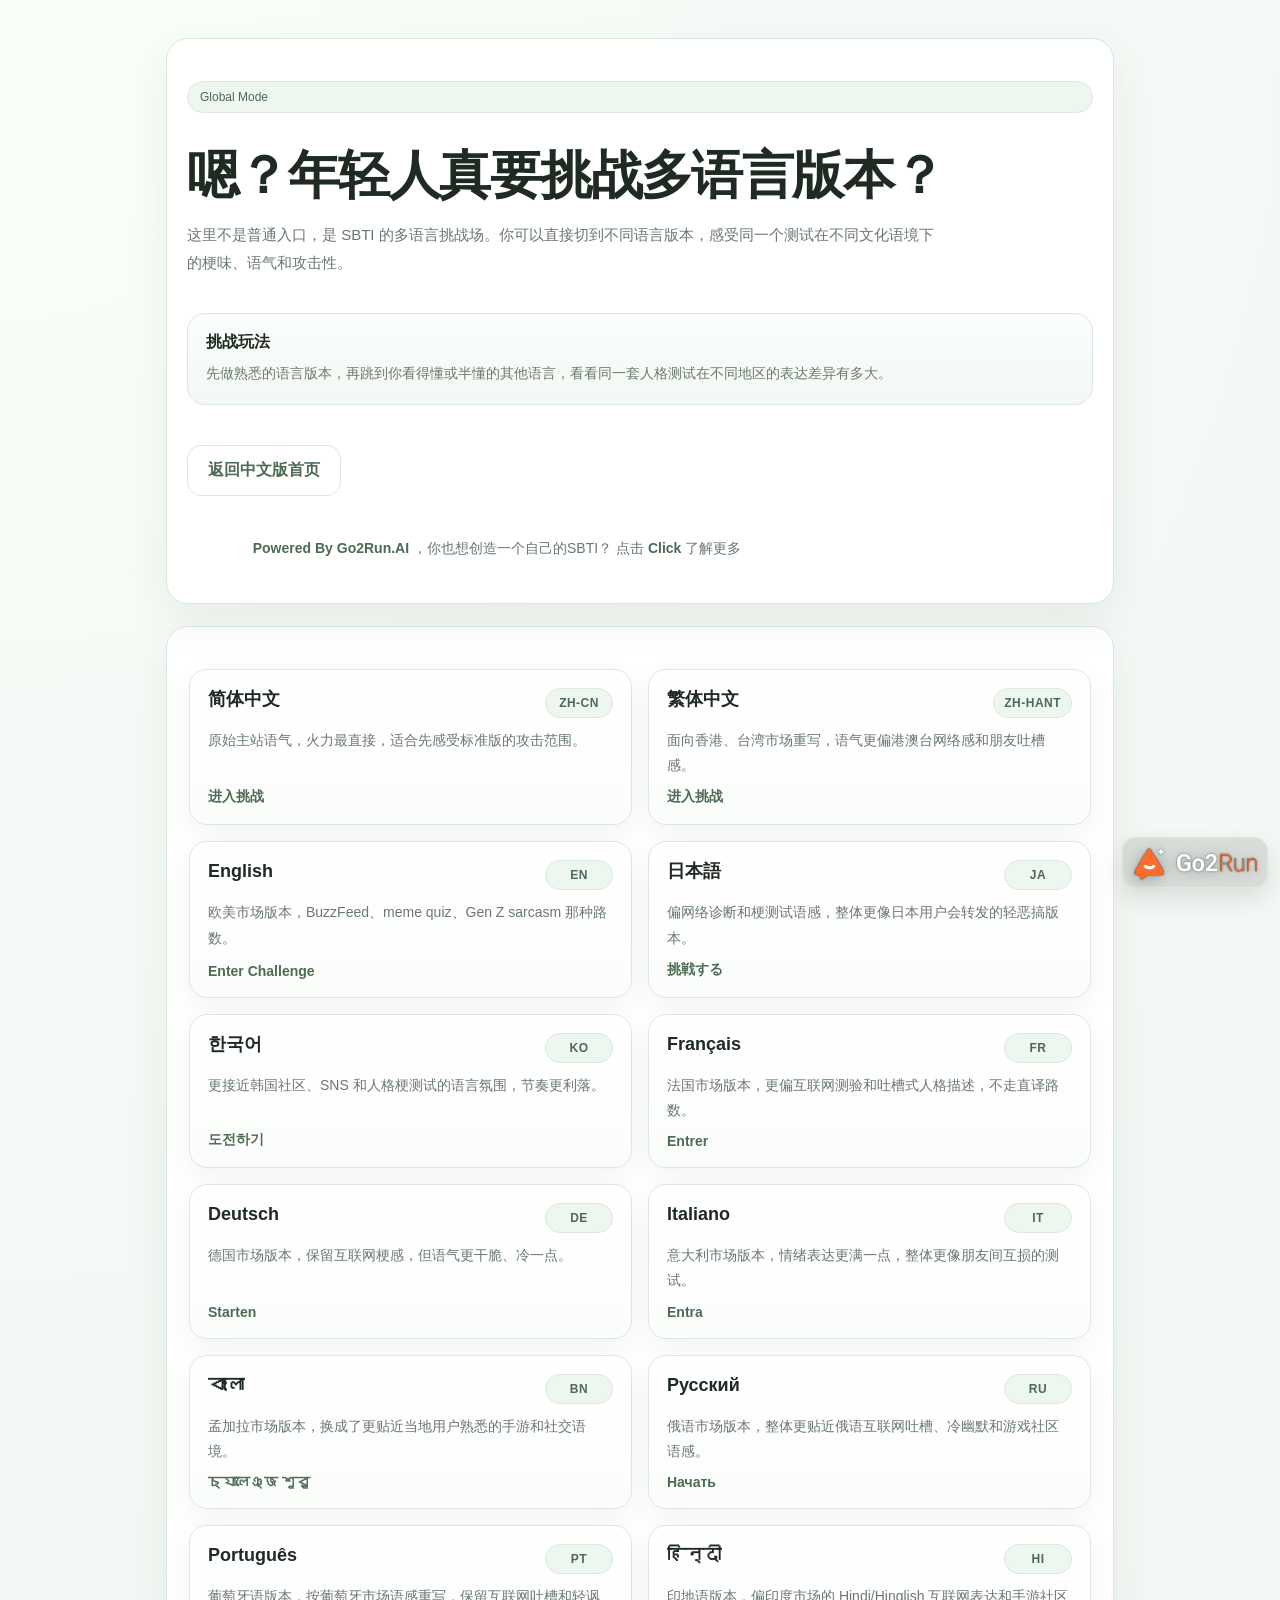
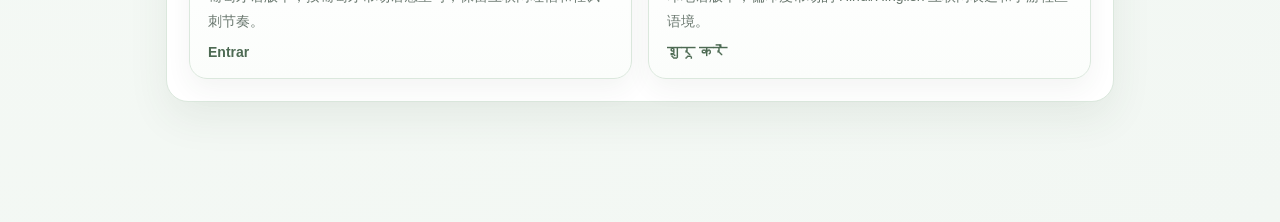
<file: global.html>
<!DOCTYPE html>
<html lang="zh-CN">
<head>
  <meta charset="UTF-8" />
  <meta name="viewport" content="width=device-width, initial-scale=1.0" />
  <title>SBTI Global Mode</title>
  <link rel="stylesheet" href="./main.css">
</head>
<body>
  <a
    class="site-logo-link"
    href="https://go2run.ai/"
    target="_blank"
    rel="noopener noreferrer"
    aria-label="打开 Go2Run 官网"
  >
    <img class="site-logo-image" src="./assets/go2run-logo.png" alt="Go2Run" />
  </a>

  <div class="shell global-page">
    <section class="hero card hero-minimal global-hero">
      <div class="eyebrow">Global Mode</div>
      <h1>嗯？年轻人真要挑战多语言版本？</h1>
      <p class="global-sub">
        这里不是普通入口，是 SBTI 的多语言挑战场。你可以直接切到不同语言版本，感受同一个测试在不同文化语境下的梗味、语气和攻击性。
      </p>
      <div class="global-challenge-card">
        <h3>挑战玩法</h3>
        <p>
          先做熟悉的语言版本，再跳到你看得懂或半懂的其他语言，看看同一套人格测试在不同地区的表达差异有多大。
        </p>
      </div>
      <div class="hero-actions">
        <a class="btn-secondary" href="./index.html" style="text-decoration:none; display:inline-flex; align-items:center;">返回中文版首页</a>
      </div>
      <div class="powered-by">
        <a
          class="powered-by-link powered-by-brand-link"
          href="https://go2run.ai/"
          target="_blank"
          rel="noopener noreferrer"
        >
          Powered By Go2Run.AI
        </a>
        <span class="powered-by-promo powered-by-promo-start">你也想创造一个自己的SBTI？</span>
        <span class="powered-by-promo"> 点击</span>
        <a
          class="powered-by-link powered-by-promo"
          href="https://go2run.ai/"
          target="_blank"
          rel="noopener noreferrer"
        >
          Click
        </a>
        <span class="powered-by-promo">了解更多</span>
      </div>
    </section>

    <section class="card" style="margin-top:22px; padding:22px;">
      <div class="language-grid">
        <a class="language-card" href="./index.html">
          <div class="language-card-top">
            <div class="language-title">简体中文</div>
            <div class="language-badge">zh-CN</div>
          </div>
          <p class="language-desc">原始主站语气，火力最直接，适合先感受标准版的攻击范围。</p>
          <div class="language-cta">进入挑战</div>
        </a>

        <a class="language-card" href="./zh-hant.html">
          <div class="language-card-top">
            <div class="language-title">繁体中文</div>
            <div class="language-badge">zh-Hant</div>
          </div>
          <p class="language-desc">面向香港、台湾市场重写，语气更偏港澳台网络感和朋友吐槽感。</p>
          <div class="language-cta">进入挑战</div>
        </a>

        <a class="language-card" href="./en.html">
          <div class="language-card-top">
            <div class="language-title">English</div>
            <div class="language-badge">EN</div>
          </div>
          <p class="language-desc">欧美市场版本，BuzzFeed、meme quiz、Gen Z sarcasm 那种路数。</p>
          <div class="language-cta">Enter Challenge</div>
        </a>

        <a class="language-card" href="./ja.html">
          <div class="language-card-top">
            <div class="language-title">日本語</div>
            <div class="language-badge">JA</div>
          </div>
          <p class="language-desc">偏网络诊断和梗测试语感，整体更像日本用户会转发的轻恶搞版本。</p>
          <div class="language-cta">挑戦する</div>
        </a>

        <a class="language-card" href="./ko.html">
          <div class="language-card-top">
            <div class="language-title">한국어</div>
            <div class="language-badge">KO</div>
          </div>
          <p class="language-desc">更接近韩国社区、SNS 和人格梗测试的语言氛围，节奏更利落。</p>
          <div class="language-cta">도전하기</div>
        </a>

        <a class="language-card" href="./fr.html">
          <div class="language-card-top">
            <div class="language-title">Français</div>
            <div class="language-badge">FR</div>
          </div>
          <p class="language-desc">法国市场版本，更偏互联网测验和吐槽式人格描述，不走直译路数。</p>
          <div class="language-cta">Entrer</div>
        </a>

        <a class="language-card" href="./de.html">
          <div class="language-card-top">
            <div class="language-title">Deutsch</div>
            <div class="language-badge">DE</div>
          </div>
          <p class="language-desc">德国市场版本，保留互联网梗感，但语气更干脆、冷一点。</p>
          <div class="language-cta">Starten</div>
        </a>

        <a class="language-card" href="./it.html">
          <div class="language-card-top">
            <div class="language-title">Italiano</div>
            <div class="language-badge">IT</div>
          </div>
          <p class="language-desc">意大利市场版本，情绪表达更满一点，整体更像朋友间互损的测试。</p>
          <div class="language-cta">Entra</div>
        </a>

        <a class="language-card" href="./bn.html">
          <div class="language-card-top">
            <div class="language-title">বাংলা</div>
            <div class="language-badge">BN</div>
          </div>
          <p class="language-desc">孟加拉市场版本，换成了更贴近当地用户熟悉的手游和社交语境。</p>
          <div class="language-cta">চ্যালেঞ্জ শুরু</div>
        </a>

        <a class="language-card" href="./ru.html">
          <div class="language-card-top">
            <div class="language-title">Русский</div>
            <div class="language-badge">RU</div>
          </div>
          <p class="language-desc">俄语市场版本，整体更贴近俄语互联网吐槽、冷幽默和游戏社区语感。</p>
          <div class="language-cta">Начать</div>
        </a>

        <a class="language-card" href="./pt.html">
          <div class="language-card-top">
            <div class="language-title">Português</div>
            <div class="language-badge">PT</div>
          </div>
          <p class="language-desc">葡萄牙语版本，按葡萄牙市场语感重写，保留互联网吐槽和轻讽刺节奏。</p>
          <div class="language-cta">Entrar</div>
        </a>

        <a class="language-card" href="./hi.html">
          <div class="language-card-top">
            <div class="language-title">हिन्दी</div>
            <div class="language-badge">HI</div>
          </div>
          <p class="language-desc">印地语版本，偏印度市场的 Hindi/Hinglish 互联网表达和手游社区语境。</p>
          <div class="language-cta">शुरू करें</div>
        </a>
      </div>

    </section>
  </div>

  <div class="mobile-bottom-bar">
    <div class="powered-by powered-by-mobile">
      <a
        class="powered-by-link"
        href="https://go2run.ai/"
        target="_blank"
        rel="noopener noreferrer"
      >
        Powered By Go2Run.AI
      </a>
    </div>
    <a
      class="mobile-qr-link"
        href="https://sbti.go2run.space"
        target="_blank"
        rel="noopener noreferrer"
        aria-label="Open SBTI QR destination"
      >
        <img class="mobile-qr-image" src="./assets/sbti-qr.png" alt="SBTI QR code" />
      </a>
    <div class="mobile-brand-stack">
      <a
        class="site-logo-link site-logo-link-mobile"
        href="https://go2run.ai/"
        target="_blank"
        rel="noopener noreferrer"
      aria-label="打开 Go2Run 官网"
    >
      <img class="site-logo-image" src="./assets/go2run-logo.png" alt="Go2Run" />
      </a>
    </div>
  </div>
</body>
</html>
</file>
<file: main.css>
:root {
    --bg: #f6faf6;
    --panel: #ffffff;
    --text: #1e2a22;
    --muted: #6a786f;
    --line: #dbe8dd;
    --soft: #edf6ef;
    --accent: #6c8d71;
    --accent-strong: #4d6a53;
    --shadow: 0 16px 40px rgba(47, 73, 55, 0.08);
    --radius: 22px;
}

* {
    box-sizing: border-box;
}

html,
body {
    margin: 0;
    padding: 0;
}

body {
    font-family: -apple-system, BlinkMacSystemFont, "Segoe UI", "PingFang SC", "Hiragino Sans GB", "Microsoft YaHei", sans-serif;
    background:
        radial-gradient(circle at top left, #f8fff8 0, #f6faf6 36%, #f2f7f3 100%);
    color: var(--text);
    min-height: 100vh;
}

.site-logo-link {
    position: fixed;
    right: 12px;
    bottom: 12px;
    z-index: 1000;
    display: inline-flex;
    align-items: center;
    justify-content: center;
    padding: 6px 8px;
    border-radius: 14px;
    background: rgba(18, 24, 22, 0.12);
    border: 1px solid rgba(255, 255, 255, 0.28);
    box-shadow: 0 10px 24px rgba(25, 36, 31, 0.12);
    backdrop-filter: blur(6px);
    text-decoration: none;
    transition: opacity .16s ease, transform .16s ease;
}

.site-logo-link:hover {
    opacity: 0.96;
    transform: translateY(-1px);
}

.site-logo-image {
    display: block;
    width: min(128px, 15vw);
    height: auto;
    filter: drop-shadow(0 2px 8px rgba(0, 0, 0, 0.22)) drop-shadow(0 0 1px rgba(0, 0, 0, 0.45));
}

.shell {
    max-width: 980px;
    margin: 0 auto;
    padding: 24px 16px 120px;
}

.card {
    background: var(--panel);
    border: 1px solid var(--line);
    border-radius: var(--radius);
    box-shadow: var(--shadow);
}

.hero {
    padding: 28px;
    margin-top: 20px;
    overflow: hidden;
    position: relative;
}

.hero::after {
    content: "";
    position: absolute;
    right: -60px;
    top: -60px;
    width: 180px;
    height: 180px;
    border-radius: 50%;
    background: linear-gradient(180deg, rgba(127, 165, 134, 0.18), rgba(127, 165, 134, 0.02));
    pointer-events: none;
}

.eyebrow {
    display: inline-flex;
    align-items: center;
    gap: 8px;
    font-size: 12px;
    color: var(--accent-strong);
    border: 1px solid var(--line);
    background: var(--soft);
    border-radius: 999px;
    padding: 8px 12px;
    margin-bottom: 16px;
}

h1,
h2,
h3,
p {
    margin: 0;
}

.hero h1 {
    font-size: clamp(28px, 5vw, 52px);
    line-height: 1.08;
    letter-spacing: -0.03em;
    max-width: 680px;
}

.hero .sub {
    margin-top: 14px;
    color: var(--muted);
    font-size: 15px;
    line-height: 1.75;
    max-width: 720px;
}

.hero-grid {
    display: grid;
    grid-template-columns: 1.3fr 0.9fr;
    gap: 18px;
    align-items: stretch;
    margin-top: 24px;
}

.mini-panel {
    padding: 18px;
    border-radius: 18px;
    border: 1px solid var(--line);
    background: linear-gradient(180deg, #fbfefb, #f3f8f4);
}

.mini-panel h3 {
    font-size: 15px;
    margin-bottom: 10px;
}

.mini-panel ul {
    margin: 0;
    padding-left: 18px;
    color: var(--muted);
    line-height: 1.8;
    font-size: 14px;
}

.hero-actions {
    display: flex;
    flex-wrap: wrap;
    gap: 12px;
    margin-top: 22px;
}

.hero-minimal {
    min-height: 48vh;
    display: flex;
    flex-direction: column;
    justify-content: center;
    align-items: center;
    text-align: center;
    padding: 42px 20px;
}

.hero-minimal::after {
    display: none;
}

.hero-minimal h1 {
    max-width: none;
    margin: 0;
}

.hero-actions-single {
    justify-content: center;
    margin-top: 28px;
}

.hero-actions-home {
    justify-content: center;
    align-items: stretch;
    flex-wrap: nowrap;
    margin-top: 28px;
}

.hero-actions-home .btn-primary {
    flex: 0 0 auto;
}

.hero-link-btn {
    display: inline-flex;
    flex-direction: column;
    justify-content: center;
    gap: 6px;
    min-width: 280px;
    max-width: 360px;
    padding: 14px 18px;
    border-radius: 16px;
    text-decoration: none;
    border: 1px solid rgba(77, 106, 83, 0.16);
    background:
        linear-gradient(180deg, rgba(255, 255, 255, 0.98), rgba(240, 247, 242, 0.96));
    box-shadow: 0 12px 30px rgba(77, 106, 83, 0.12);
    transition: transform .16s ease, box-shadow .16s ease, border-color .16s ease;
    isolation: isolate;
}

.hero-link-btn:hover {
    transform: translateY(-1px);
    box-shadow: 0 16px 34px rgba(77, 106, 83, 0.16);
    border-color: rgba(77, 106, 83, 0.28);
}

.hero-link-btn-kicker {
    font-size: 12px;
    line-height: 1.2;
    font-weight: 800;
    letter-spacing: .08em;
    text-transform: uppercase;
    color: var(--accent-strong);
}

.hero-link-btn-badge {
    position: absolute;
    top: 12px;
    right: 14px;
    display: inline-flex;
    align-items: center;
    justify-content: center;
    min-width: 42px;
    padding: 4px 8px;
    border-radius: 999px;
    background: linear-gradient(135deg, #ff875f, #ff5d7b);
    box-shadow: 0 8px 18px rgba(255, 93, 123, 0.24);
    color: #fff;
    font-size: 10px;
    font-weight: 800;
    letter-spacing: .08em;
    line-height: 1;
    text-transform: uppercase;
    z-index: 2;
}

.hero-link-btn-text {
    font-size: 15px;
    line-height: 1.5;
    font-weight: 700;
    color: var(--text);
}

.hero-link-btn-arrow {
    position: absolute;
    right: 16px;
    bottom: 14px;
    color: var(--accent-strong);
    font-size: 18px;
    font-weight: 800;
    line-height: 1;
    z-index: 2;
    transition: transform .18s ease;
}

.btn-global {
    text-align: left;
    position: relative;
    overflow: hidden;
    flex: 0 1 320px;
    animation: global-pulse 2.8s ease-in-out infinite;
}

.btn-global::before {
    content: "";
    position: absolute;
    top: -30%;
    left: -45%;
    width: 42%;
    height: 160%;
    background: linear-gradient(90deg, rgba(255, 255, 255, 0), rgba(255, 255, 255, 0.72), rgba(255, 255, 255, 0));
    transform: rotate(18deg);
    pointer-events: none;
    z-index: 0;
    animation: global-shine 3.6s ease-in-out infinite;
}

.btn-global::after {
    content: "";
    position: absolute;
    inset: auto -18px -18px auto;
    width: 92px;
    height: 92px;
    border-radius: 50%;
    background: radial-gradient(circle, rgba(108, 141, 113, 0.22), rgba(108, 141, 113, 0));
    pointer-events: none;
}

.btn-global .hero-link-btn-kicker,
.btn-global .hero-link-btn-text {
    position: relative;
    z-index: 1;
}

.btn-global .hero-link-btn-arrow,
.btn-global .hero-link-btn-badge {
    z-index: 2;
}

.btn-global:hover .hero-link-btn-arrow {
    transform: translateX(3px);
}

@keyframes global-pulse {
    0%,
    100% {
        transform: translateY(0);
        box-shadow: 0 12px 30px rgba(77, 106, 83, 0.12);
        border-color: rgba(77, 106, 83, 0.16);
    }

    50% {
        transform: translateY(-1px);
        box-shadow: 0 16px 34px rgba(77, 106, 83, 0.18);
        border-color: rgba(77, 106, 83, 0.3);
    }
}

@keyframes global-shine {
    0%,
    20% {
        left: -45%;
        opacity: 0;
    }

    32% {
        opacity: 0.9;
    }

    52% {
        left: 118%;
        opacity: 0;
    }

    100% {
        left: 118%;
        opacity: 0;
    }
}

@media (prefers-reduced-motion: reduce) {
    .btn-global,
    .btn-global::before {
        animation: none;
    }
}

.powered-by {
    margin-top: 22px;
    font-size: 14px;
    line-height: 1.8;
    color: var(--muted);
    text-align: center;
    max-width: 620px;
}

.powered-by-link {
    color: var(--accent-strong);
    font-weight: 700;
    text-decoration: none;
}

.powered-by-link:hover {
    text-decoration: underline;
}

.stats-pill {
    margin-top: 14px;
    display: inline-flex;
    align-items: center;
    justify-content: center;
    min-height: 44px;
    padding: 10px 16px;
    border-radius: 999px;
    border: 1px solid var(--line);
    background: linear-gradient(180deg, #fbfefb, #f3f8f4);
    color: var(--accent-strong);
    font-size: 14px;
    font-weight: 700;
    line-height: 1.5;
    text-align: center;
}

.stats-pill-large {
    margin-top: 18px;
    min-height: 50px;
    padding: 12px 20px;
    font-size: 16px;
}

.distribution-entry {
    position: relative;
    display: inline-flex;
    align-items: center;
    gap: 10px;
    margin-top: 14px;
    padding: 14px 18px;
    border-radius: 16px;
    border: 1px solid rgba(77, 106, 83, 0.16);
    background: linear-gradient(180deg, rgba(255, 255, 255, 0.98), rgba(240, 247, 242, 0.96));
    box-shadow: 0 12px 30px rgba(77, 106, 83, 0.12);
    text-decoration: none;
    color: var(--text);
    transition: transform .16s ease, box-shadow .16s ease, border-color .16s ease;
}

.distribution-entry:hover {
    transform: translateY(-1px);
    box-shadow: 0 16px 34px rgba(77, 106, 83, 0.16);
    border-color: rgba(77, 106, 83, 0.28);
}

.distribution-entry-kicker {
    font-size: 12px;
    font-weight: 800;
    letter-spacing: .08em;
    text-transform: uppercase;
    color: var(--accent-strong);
}

.distribution-entry-text {
    font-size: 15px;
    font-weight: 700;
    line-height: 1.4;
}

.distribution-entry-arrow {
    color: var(--accent-strong);
    font-size: 18px;
    font-weight: 800;
    line-height: 1;
}

.distribution-page {
    padding-top: 112px;
    padding-bottom: 80px;
}

.distribution-hero {
    text-align: center;
}

.distribution-board {
    margin-top: 24px;
    padding: 22px;
}

.distribution-list {
    display: grid;
    gap: 16px;
}

.distribution-card {
    position: relative;
    display: grid;
    grid-template-columns: 64px 136px minmax(0, 1fr);
    gap: 18px;
    align-items: center;
    padding: 18px;
    border-radius: 20px;
    border: 1px solid var(--line);
    background: linear-gradient(180deg, rgba(255, 255, 255, 0.98), rgba(245, 249, 246, 0.96));
}

.distribution-rank {
    width: 64px;
    height: 64px;
    display: flex;
    align-items: center;
    justify-content: center;
    border-radius: 18px;
    background: linear-gradient(180deg, rgba(108, 141, 113, 0.14), rgba(108, 141, 113, 0.04));
    color: var(--accent-strong);
    font-size: 20px;
    font-weight: 800;
}

.distribution-image-wrap {
    border-radius: 18px;
    overflow: hidden;
    background: #f4f8f5;
    border: 1px solid rgba(108, 141, 113, 0.1);
}

.distribution-image {
    display: block;
    width: 100%;
    height: auto;
    aspect-ratio: 1 / 1;
    object-fit: cover;
}

.distribution-content {
    min-width: 0;
}

.distribution-heading {
    display: flex;
    align-items: flex-start;
    justify-content: space-between;
    gap: 16px;
}

.distribution-code {
    color: var(--accent-strong);
    font-size: 14px;
    font-weight: 800;
    letter-spacing: .08em;
}

.distribution-name {
    margin-top: 4px;
    font-size: 28px;
    font-weight: 800;
    line-height: 1.15;
}

.distribution-count {
    flex: 0 0 auto;
    color: var(--accent-strong);
    font-size: 22px;
    font-weight: 800;
    white-space: nowrap;
}

.distribution-intro {
    margin-top: 8px;
    color: var(--muted);
    font-size: 14px;
    line-height: 1.6;
}

.distribution-bar-track {
    margin-top: 14px;
    height: 12px;
    border-radius: 999px;
    background: rgba(108, 141, 113, 0.12);
    overflow: hidden;
}

.distribution-bar-fill {
    height: 100%;
    border-radius: inherit;
    background: linear-gradient(90deg, #5d8f6f, #8ab798);
}

.distribution-meta {
    margin-top: 8px;
    color: var(--muted);
    font-size: 13px;
    font-weight: 700;
}

.distribution-empty {
    padding: 24px;
    border-radius: 18px;
    border: 1px dashed var(--line);
    background: rgba(244, 248, 245, 0.85);
    text-align: center;
    color: var(--muted);
}

.admin-page {
    padding-top: 112px;
    padding-bottom: 80px;
}

.admin-hero {
    text-align: center;
}

.admin-status {
    margin-top: 18px;
    display: inline-flex;
    align-items: center;
    justify-content: center;
    min-height: 46px;
    padding: 10px 18px;
    border-radius: 999px;
    border: 1px solid var(--line);
    background: linear-gradient(180deg, #fbfefb, #f3f8f4);
    color: var(--accent-strong);
    font-size: 14px;
    font-weight: 700;
    line-height: 1.5;
    text-align: center;
}

.admin-grid {
    margin-top: 24px;
    display: grid;
    grid-template-columns: repeat(3, minmax(0, 1fr));
    gap: 16px;
}

.admin-metric-card {
    padding: 22px;
}

.admin-metric-card-strong {
    background: linear-gradient(180deg, rgba(93, 143, 111, 0.12), rgba(93, 143, 111, 0.04));
    border: 1px solid rgba(93, 143, 111, 0.16);
}

.admin-metric-label {
    color: var(--muted);
    font-size: 13px;
    font-weight: 700;
    line-height: 1.5;
}

.admin-metric-value {
    margin-top: 10px;
    color: var(--accent-strong);
    font-size: 34px;
    font-weight: 800;
    line-height: 1.1;
}

.admin-panel {
    margin-top: 24px;
    padding: 22px;
}

.admin-panel-header {
    display: flex;
    align-items: flex-start;
    justify-content: space-between;
    gap: 18px;
}

.admin-panel-header h2 {
    margin: 8px 0 0;
    font-size: 24px;
    line-height: 1.2;
}

.admin-panel-note {
    max-width: 420px;
    color: var(--muted);
    font-size: 13px;
    line-height: 1.6;
    text-align: right;
}

.admin-trend {
    margin-top: 24px;
    display: grid;
    grid-template-columns: repeat(14, minmax(0, 1fr));
    gap: 10px;
    align-items: end;
}

.admin-trend-item {
    min-width: 0;
}

.admin-trend-value {
    margin-bottom: 8px;
    color: var(--accent-strong);
    font-size: 12px;
    font-weight: 700;
    text-align: center;
}

.admin-trend-bar-track {
    height: 180px;
    display: flex;
    align-items: flex-end;
    justify-content: center;
    padding: 6px 0;
    border-radius: 16px;
    background: rgba(108, 141, 113, 0.08);
}

.admin-trend-bar-fill {
    width: 100%;
    max-width: 28px;
    min-height: 3px;
    border-radius: 999px;
    background: linear-gradient(180deg, #7caf8a, #4f7e60);
}

.admin-trend-date {
    margin-top: 8px;
    color: var(--muted);
    font-size: 11px;
    font-weight: 700;
    text-align: center;
}

.admin-two-column {
    display: grid;
    grid-template-columns: minmax(0, 1fr) minmax(0, 1fr);
    gap: 16px;
}

.admin-latest-list,
.admin-type-list {
    margin-top: 22px;
    display: grid;
    gap: 12px;
}

.admin-latest-item,
.admin-type-item {
    display: grid;
    gap: 12px;
    align-items: center;
    padding: 14px;
    border-radius: 18px;
    border: 1px solid var(--line);
    background: linear-gradient(180deg, rgba(255, 255, 255, 0.98), rgba(245, 249, 246, 0.96));
}

.admin-latest-item {
    grid-template-columns: 48px 72px minmax(0, 1fr);
}

.admin-type-item {
    grid-template-columns: 72px minmax(0, 1fr);
}

.admin-latest-rank {
    width: 48px;
    height: 48px;
    display: flex;
    align-items: center;
    justify-content: center;
    border-radius: 14px;
    background: rgba(108, 141, 113, 0.1);
    color: var(--accent-strong);
    font-size: 14px;
    font-weight: 800;
}

.admin-latest-image,
.admin-type-image {
    display: block;
    width: 100%;
    aspect-ratio: 1 / 1;
    border-radius: 16px;
    object-fit: cover;
    border: 1px solid rgba(108, 141, 113, 0.1);
    background: #f4f8f5;
}

.admin-latest-content,
.admin-type-content {
    min-width: 0;
}

.admin-latest-title,
.admin-type-title {
    color: var(--text);
    font-size: 16px;
    font-weight: 800;
    line-height: 1.35;
}

.admin-latest-time,
.admin-type-meta {
    margin-top: 4px;
    color: var(--muted);
    font-size: 13px;
    line-height: 1.55;
}

.admin-type-row {
    display: flex;
    align-items: flex-start;
    justify-content: space-between;
    gap: 14px;
}

.admin-type-today {
    flex: 0 0 auto;
    color: var(--accent-strong);
    font-size: 14px;
    font-weight: 800;
}

.admin-type-bar-track {
    margin-top: 10px;
    height: 10px;
    border-radius: 999px;
    overflow: hidden;
    background: rgba(108, 141, 113, 0.12);
}

.admin-type-bar-fill {
    height: 100%;
    border-radius: inherit;
    background: linear-gradient(90deg, #5d8f6f, #8ab798);
}

.powered-by-promo-start::before {
    content: "，";
}

.mobile-bottom-bar {
    display: none;
}

.powered-by-mobile {
    margin: 0;
    max-width: none;
}

.mobile-brand-stack,
.mobile-qr-link {
    display: none;
}

button {
    border: 0;
    cursor: pointer;
    transition: transform .16s ease, box-shadow .16s ease, opacity .16s ease;
    font: inherit;
}

button:hover {
    transform: translateY(-1px);
}

button:disabled {
    cursor: not-allowed;
    opacity: 0.55;
    transform: none;
}

.btn-primary {
    background: var(--accent-strong);
    color: #fff;
    padding: 14px 20px;
    border-radius: 14px;
    box-shadow: 0 12px 30px rgba(77, 106, 83, 0.18);
    font-weight: 700;
}

.btn-secondary {
    background: #fff;
    color: var(--accent-strong);
    padding: 14px 20px;
    border-radius: 14px;
    border: 1px solid var(--line);
    font-weight: 700;
}

.screen {
    display: none;
}

.screen.active {
    display: block;
}

.test-wrap,
.result-wrap {
    margin-top: 22px;
    padding: 22px;
}

.topbar {
    display: flex;
    justify-content: space-between;
    align-items: center;
    gap: 16px;
    margin-bottom: 18px;
    flex-wrap: wrap;
}

.progress {
    flex: 1;
    min-width: 240px;
    height: 10px;
    background: #edf3ee;
    border-radius: 999px;
    overflow: hidden;
    position: relative;
}

.progress>span {
    display: block;
    width: 0;
    height: 100%;
    background: linear-gradient(90deg, #97b59c, #5b7a62);
    border-radius: inherit;
    transition: width .22s ease;
}

.progress-text {
    color: var(--muted);
    font-size: 13px;
    white-space: nowrap;
}

.question-list {
    display: grid;
    gap: 16px;
}

.question {
    border: 1px solid var(--line);
    border-radius: 18px;
    padding: 18px;
    background: linear-gradient(180deg, #ffffff, #fbfdfb);
}

.question-meta {
    display: flex;
    justify-content: space-between;
    align-items: center;
    gap: 12px;
    margin-bottom: 10px;
    color: var(--muted);
    font-size: 12px;
}

.badge {
    display: inline-flex;
    align-items: center;
    gap: 6px;
    border-radius: 999px;
    padding: 6px 10px;
    background: var(--soft);
    border: 1px solid var(--line);
}

.question-title {
    font-size: 16px;
    line-height: 1.7;
    white-space: pre-wrap;
}

.options {
    display: grid;
    gap: 10px;
    margin-top: 14px;
}

.option {
    display: flex;
    align-items: flex-start;
    gap: 12px;
    padding: 14px 14px;
    border-radius: 14px;
    border: 1px solid var(--line);
    background: #fff;
    transition: border-color .16s ease, background .16s ease, transform .16s ease;
}

.option:hover {
    border-color: #bcd0c1;
    background: #f8fcf9;
}

.option input {
    margin-top: 3px;
    accent-color: var(--accent-strong);
    transform: scale(1.1);
    flex-shrink: 0;
}

.option-code {
    font-weight: 800;
    color: var(--accent-strong);
    min-width: 22px;
}

.actions-bottom {
    display: flex;
    justify-content: space-between;
    align-items: center;
    gap: 12px;
    flex-wrap: wrap;
    margin-top: 18px;
    padding-top: 6px;
}

.hint {
    color: var(--muted);
    font-size: 13px;
    line-height: 1.7;
}

.result-hero {
    display: grid;
    grid-template-columns: 1.2fr 0.8fr;
    gap: 18px;
    align-items: stretch;
}

.type-box,
.score-box,
.dim-box,
.top3-box,
.about-box {
    border: 1px solid var(--line);
    border-radius: 18px;
    padding: 18px;
    background: linear-gradient(180deg, #ffffff, #fbfdfb);
}

.type-kicker {
    font-size: 12px;
    color: var(--accent-strong);
    margin-bottom: 8px;
    letter-spacing: .05em;
}

.type-name {
    font-size: clamp(30px, 5vw, 48px);
    line-height: 1.08;
    letter-spacing: -0.03em;
}

.type-subname {
    margin-top: 8px;
    color: var(--muted);
    font-size: 15px;
}

.match {
    margin-top: 18px;
    display: inline-flex;
    align-items: center;
    gap: 8px;
    border-radius: 999px;
    padding: 10px 14px;
    background: var(--soft);
    border: 1px solid var(--line);
    color: var(--accent-strong);
    font-weight: 700;
}

.type-desc {
    margin-top: 18px;
    line-height: 1.85;
    font-size: 15px;
    color: #304034;
}

.score-box h3,
.dim-box h3,
.top3-box h3,
.about-box h3 {
    font-size: 16px;
    margin-bottom: 12px;
}

.score-grid {
    display: grid;
    grid-template-columns: repeat(2, minmax(0, 1fr));
    gap: 10px;
}

.score-item {
    border: 1px solid var(--line);
    border-radius: 14px;
    padding: 12px;
    background: #fff;
}

.score-item .k {
    font-size: 12px;
    color: var(--muted);
    margin-bottom: 6px;
}

.score-item .v {
    font-size: 20px;
    font-weight: 800;
    color: var(--accent-strong);
}

.dim-grid {
    display: grid;
    grid-template-columns: repeat(3, minmax(0, 1fr));
    gap: 10px;
}

.dim-pill {
    border: 1px solid var(--line);
    border-radius: 14px;
    padding: 12px;
    background: #fff;
}

.dim-pill .label {
    color: var(--muted);
    font-size: 12px;
    margin-bottom: 6px;
}

.dim-pill .value {
    font-size: 20px;
    font-weight: 800;
    color: var(--accent-strong);
}

.top3-list {
    display: grid;
    gap: 10px;
}

.top3-item {
    border: 1px solid var(--line);
    border-radius: 14px;
    padding: 12px;
    background: #fff;
    display: flex;
    justify-content: space-between;
    gap: 12px;
    align-items: center;
}

.top3-item strong {
    display: block;
    margin-bottom: 4px;
}

.top3-item span {
    color: var(--muted);
    font-size: 13px;
}

.top3-score {
    color: var(--accent-strong);
    font-weight: 800;
    white-space: nowrap;
}

.about-box p {
    color: var(--muted);
    font-size: 14px;
    line-height: 1.8;
}

.footer-note {
    margin-top: 16px;
    color: var(--muted);
    font-size: 12px;
    line-height: 1.7;
}


.result-layout {
    display: grid;
    gap: 18px;
}

.result-top {
    display: grid;
    grid-template-columns: 0.9fr 1.1fr;
    gap: 18px;
    align-items: stretch;
}

.poster-box,
.type-box,
.analysis-box,
.dim-box,
.note-box {
    border: 1px solid var(--line);
    border-radius: 18px;
    padding: 18px;
    background: linear-gradient(180deg, #ffffff, #fbfdfb);
}

.poster-box {
    display: grid;
    grid-template-rows: 1fr auto;
    min-height: 280px;
    overflow: hidden;
    position: relative;
    background:
        radial-gradient(circle at top right, rgba(127, 165, 134, 0.16), rgba(127, 165, 134, 0) 40%),
        linear-gradient(180deg, #ffffff, #f7fbf8);
}

.result-count-banner {
    position: absolute;
    top: 16px;
    left: 16px;
    right: 16px;
    z-index: 2;
    display: inline-flex;
    justify-content: center;
    align-items: center;
    min-height: 40px;
    padding: 8px 14px;
    border-radius: 999px;
    background: rgba(255, 255, 255, 0.9);
    border: 1px solid rgba(219, 232, 221, 0.95);
    box-shadow: 0 10px 20px rgba(47, 73, 55, 0.08);
    color: var(--accent-strong);
    font-size: 14px;
    font-weight: 800;
    line-height: 1.4;
    text-align: center;
    backdrop-filter: blur(8px);
}

.result-count-banner[hidden] {
    display: none;
}

.poster-box::after {
    content: "";
    position: absolute;
    right: -46px;
    bottom: -46px;
    width: 140px;
    height: 140px;
    border-radius: 50%;
    background: linear-gradient(180deg, rgba(127, 165, 134, 0.12), rgba(127, 165, 134, 0.01));
    pointer-events: none;
}

.poster-image {
    width: 100%;
    min-height: 220px;
    max-height: 460px;
    object-fit: contain;
    border-radius: 18px;
    background: rgba(255, 255, 255, 0.75);
    position: relative;
    z-index: 1;
}

.poster-box.no-image .poster-image {
    display: none;
}

.poster-caption {
    margin-top: 14px;
    color: var(--muted);
    font-size: 14px;
    line-height: 1.8;
    position: relative;
    z-index: 1;
}

.type-kicker {
    font-size: 12px;
    color: var(--accent-strong);
    margin-bottom: 8px;
    letter-spacing: .06em;
}

.type-name {
    font-size: clamp(30px, 5vw, 48px);
    line-height: 1.08;
    letter-spacing: -0.03em;
}

.type-subname {
    margin-top: 10px;
    color: var(--muted);
    font-size: 14px;
    line-height: 1.8;
}

.match {
    margin-top: 18px;
    display: inline-flex;
    align-items: center;
    gap: 8px;
    border-radius: 999px;
    padding: 10px 14px;
    background: var(--soft);
    border: 1px solid var(--line);
    color: var(--accent-strong);
    font-weight: 700;
    font-size: 14px;
    line-height: 1.4;
}

.analysis-box h3,
.dim-box h3,
.note-box h3 {
    font-size: 16px;
    margin-bottom: 12px;
}

.result-actions {
    margin-top: 22px;
    display: flex;
    justify-content: flex-end;
}

.analysis-box p {
    margin: 0;
    color: #304034;
    font-size: 15px;
    line-height: 1.9;
    white-space: pre-wrap;
}

.dim-list {
    display: grid;
    gap: 12px;
}

.dim-item {
    border: 1px solid var(--line);
    border-radius: 16px;
    padding: 14px;
    background: #fff;
}

.dim-item-top {
    display: flex;
    justify-content: space-between;
    align-items: baseline;
    gap: 10px;
    margin-bottom: 8px;
    flex-wrap: wrap;
}

.dim-item-name {
    font-size: 14px;
    font-weight: 700;
    color: var(--text);
}

.dim-item-score {
    color: var(--accent-strong);
    font-weight: 800;
    font-size: 14px;
    white-space: nowrap;
}

.dim-item p {
    margin: 0;
    color: var(--muted);
    font-size: 13px;
    line-height: 1.8;
}

.note-box p {
    margin: 0;
    color: var(--muted);
    font-size: 13px;
    line-height: 1.8;
}

.author-box {
    border: 1px solid var(--line);
    border-radius: 18px;
    background: linear-gradient(180deg, #ffffff, #fbfdfb);
    overflow: hidden;
}

.author-box summary {
    list-style: none;
    cursor: pointer;
    padding: 18px;
    font-size: 16px;
    font-weight: 700;
    color: var(--text);
    display: flex;
    align-items: center;
    justify-content: space-between;
    gap: 12px;
}

.author-box summary::-webkit-details-marker {
    display: none;
}

.author-box summary::after {
    content: '展开';
    font-size: 12px;
    font-weight: 700;
    color: var(--accent-strong);
    border: 1px solid var(--line);
    background: var(--soft);
    padding: 6px 10px;
    border-radius: 999px;
    flex-shrink: 0;
}

.author-box[open] summary::after {
    content: '收起';
}

.author-content {
    border-top: 1px solid var(--line);
    padding: 0 18px 18px;
}

.author-content p {
    margin: 14px 0 0;
    color: #304034;
    font-size: 14px;
    line-height: 1.9;
}

.result-actions {
    display: flex;
    justify-content: space-between;
    align-items: center;
    gap: 12px;
    flex-wrap: wrap;
    margin-top: 22px;
}

.global-page {
    padding-top: 18px;
}

.global-hero {
    min-height: auto;
    align-items: stretch;
    text-align: left;
    gap: 18px;
}

.global-hero h1 {
    max-width: 760px;
}

.global-sub {
    color: var(--muted);
    font-size: 15px;
    line-height: 1.85;
    max-width: 760px;
}

.global-challenge-card {
    margin-top: 18px;
    padding: 18px;
    border: 1px solid var(--line);
    border-radius: 18px;
    background: linear-gradient(180deg, #fbfefb, #f3f8f4);
}

.global-challenge-card h3 {
    font-size: 16px;
    margin-bottom: 8px;
}

.global-challenge-card p {
    color: var(--muted);
    font-size: 14px;
    line-height: 1.8;
}

.language-grid {
    display: grid;
    grid-template-columns: repeat(2, minmax(0, 1fr));
    gap: 16px;
    margin-top: 20px;
}

.language-card {
    display: flex;
    flex-direction: column;
    gap: 10px;
    padding: 18px;
    border: 1px solid var(--line);
    border-radius: 18px;
    background: linear-gradient(180deg, #ffffff, #fbfdfb);
    box-shadow: 0 10px 26px rgba(47, 73, 55, 0.06);
    text-decoration: none;
    transition: transform .16s ease, box-shadow .16s ease, border-color .16s ease;
}

.language-card:hover {
    transform: translateY(-2px);
    box-shadow: 0 14px 30px rgba(47, 73, 55, 0.1);
    border-color: rgba(77, 106, 83, 0.24);
}

.language-card-top {
    display: flex;
    justify-content: space-between;
    align-items: flex-start;
    gap: 12px;
}

.language-badge {
    display: inline-flex;
    align-items: center;
    justify-content: center;
    min-width: 68px;
    padding: 7px 10px;
    border-radius: 999px;
    background: var(--soft);
    border: 1px solid var(--line);
    color: var(--accent-strong);
    font-size: 12px;
    font-weight: 800;
    letter-spacing: .04em;
    text-transform: uppercase;
}

.language-title {
    font-size: 18px;
    line-height: 1.3;
    font-weight: 800;
    color: var(--text);
}

.language-desc {
    color: var(--muted);
    font-size: 14px;
    line-height: 1.8;
    margin: 0;
}

.language-cta {
    margin-top: auto;
    color: var(--accent-strong);
    font-size: 14px;
    font-weight: 800;
}

.global-footer-note {
    margin-top: 18px;
    color: var(--muted);
    font-size: 13px;
    line-height: 1.8;
    text-align: center;
}

@media (max-width: 860px) {
    .result-top {
        grid-template-columns: 1fr;
    }
}

@media (max-width: 860px) {

    .hero-grid,
    .result-hero {
        grid-template-columns: 1fr;
    }

    .dim-grid {
        grid-template-columns: repeat(2, minmax(0, 1fr));
    }

    .language-grid {
        grid-template-columns: 1fr;
    }
}

@media (max-width: 600px) {
    .site-logo-link {
        right: 8px;
        left: auto;
        bottom: calc(8px + env(safe-area-inset-bottom));
        padding: 4px 6px;
        border-radius: 12px;
    }

    .site-logo-image {
        width: min(104px, 28vw);
    }

    .shell {
        padding: 14px 12px calc(128px + env(safe-area-inset-bottom));
    }

    .hero,
    .test-wrap,
    .result-wrap {
        padding: 16px;
    }

    .hero h1 {
        font-size: 32px;
    }

    .question-title {
        font-size: 15px;
    }

    .powered-by {
        font-size: 13px;
        margin-top: 18px;
    }

    .stats-pill {
        width: 100%;
        font-size: 13px;
        padding: 10px 14px;
    }

    .hero .powered-by {
        display: block;
    }

    .hero .powered-by-brand-link {
        display: none;
    }

    .hero .powered-by-promo {
        display: inline;
    }

    .hero .powered-by-promo-start::before {
        content: "";
    }

    .hero > .site-logo-link,
    body > .site-logo-link:not(.site-logo-link-mobile) {
        display: none;
    }

    .mobile-bottom-bar {
        position: fixed;
        left: 12px;
        right: 12px;
        bottom: calc(8px + env(safe-area-inset-bottom));
        z-index: 1000;
        display: flex;
        align-items: center;
        justify-content: center;
        padding: 10px 12px;
        border-radius: 16px;
        background: rgba(255, 255, 255, 0.92);
        border: 1px solid rgba(219, 232, 221, 0.95);
        box-shadow: 0 14px 28px rgba(47, 73, 55, 0.1);
        backdrop-filter: blur(10px);
    }

    .powered-by-mobile {
        width: calc(100% - 180px);
        margin-left: 64px;
        margin-right: 112px;
        font-size: 12px;
        line-height: 1.65;
        text-align: center;
        white-space: nowrap;
        transform: translate(14px, -6px);
    }

    .mobile-qr-link {
        position: absolute;
        left: 8px;
        bottom: 0;
        display: block;
        width: calc((min(104px, 28vw) + 12px) / 2);
        border-radius: 10px;
        overflow: hidden;
        background: rgba(255, 255, 255, 0.96);
        border: 1px solid rgba(219, 232, 221, 0.95);
        box-shadow: 0 8px 18px rgba(47, 73, 55, 0.08);
    }

    .mobile-brand-stack {
        position: absolute;
        right: 8px;
        bottom: 8px;
        display: flex;
        flex-direction: column;
        align-items: stretch;
        gap: 6px;
        width: calc(min(104px, 28vw) + 12px);
    }

    .site-logo-link-mobile {
        position: static;
        width: 100%;
        box-sizing: border-box;
        transform: none;
        padding: 4px 6px;
        border-radius: 12px;
        background: rgba(18, 24, 22, 0.08);
        box-shadow: 0 8px 18px rgba(25, 36, 31, 0.1);
    }

    .site-logo-link-mobile:hover {
        transform: translateY(-1px);
    }

    .mobile-qr-image {
        display: block;
        width: 100%;
        height: auto;
    }

    .result-count-banner {
        top: 12px;
        left: 12px;
        right: 12px;
        min-height: 36px;
        font-size: 12px;
        padding: 7px 12px;
    }

    .hero-actions-home {
        flex-direction: column;
        width: 100%;
        gap: 10px;
    }

    .hero-actions-home .btn-primary,
    .hero-actions-home .hero-link-btn {
        width: 100%;
    }

    .distribution-entry {
        width: 100%;
        justify-content: center;
        flex-wrap: wrap;
        text-align: center;
    }

    .distribution-entry-kicker {
        width: 100%;
    }

    .hero-actions-home .btn-primary {
        padding: 13px 16px;
        border-radius: 14px;
    }

    .hero-link-btn {
        display: flex;
        flex-direction: row;
        justify-content: center;
        min-width: 0;
        max-width: none;
        flex: 0 0 auto;
        padding: 13px 16px;
        gap: 0;
        min-height: auto;
        border-radius: 14px;
        box-shadow: 0 8px 20px rgba(77, 106, 83, 0.1);
        align-items: center;
        text-align: center;
    }

    .hero-link-btn-badge {
        top: 8px;
        right: 10px;
        min-width: 36px;
        padding: 3px 7px;
        font-size: 9px;
    }

    .hero-link-btn-text {
        font-size: 13px;
        line-height: 1.4;
        padding-right: 18px;
    }

    .hero-link-btn-kicker {
        display: none;
    }

    .hero-link-btn-arrow {
        right: 12px;
        bottom: 50%;
        transform: translateY(50%);
        font-size: 16px;
    }

    .btn-global:hover .hero-link-btn-arrow {
        transform: translate(2px, 50%);
    }

    .btn-global::after {
        width: 56px;
        height: 56px;
        inset: auto -10px -10px auto;
    }

    .distribution-page {
        padding-top: 96px;
        padding-bottom: 110px;
    }

    .admin-page {
        padding-top: 96px;
        padding-bottom: 110px;
    }

    .admin-grid,
    .admin-two-column {
        grid-template-columns: 1fr;
    }

    .admin-panel {
        padding: 16px;
    }

    .admin-panel-header {
        flex-direction: column;
    }

    .admin-panel-note {
        max-width: none;
        text-align: left;
    }

    .admin-trend {
        gap: 8px;
        overflow-x: auto;
        padding-bottom: 4px;
    }

    .admin-trend-item {
        min-width: 44px;
    }

    .admin-trend-bar-track {
        height: 140px;
    }

    .admin-latest-item {
        grid-template-columns: 40px 64px minmax(0, 1fr);
    }

    .admin-type-item {
        grid-template-columns: 64px minmax(0, 1fr);
    }

    .admin-type-row {
        flex-direction: column;
        gap: 6px;
    }

    .distribution-board {
        padding: 14px;
    }

    .distribution-card {
        grid-template-columns: 1fr;
        gap: 14px;
        text-align: center;
    }

    .distribution-rank {
        width: 56px;
        height: 56px;
        margin: 0 auto;
    }

    .distribution-image-wrap {
        width: min(100%, 220px);
        margin: 0 auto;
    }

    .distribution-heading {
        flex-direction: column;
        align-items: center;
        gap: 10px;
    }

    .distribution-name {
        font-size: 24px;
    }

    .distribution-count {
        font-size: 20px;
    }

    .dim-grid,
    .score-grid {
        grid-template-columns: 1fr;
    }
}
</file>
